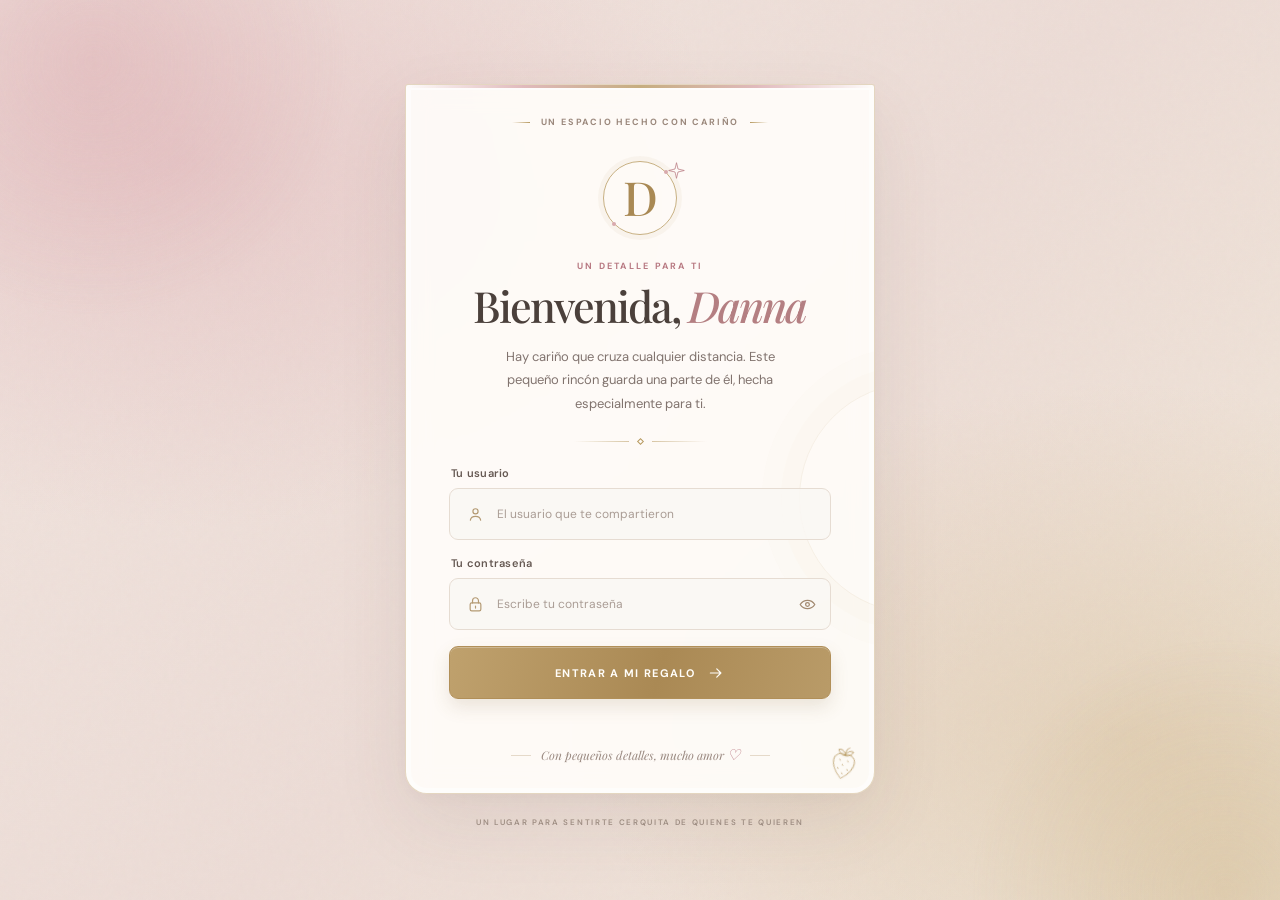
<file: index.html>
<!DOCTYPE html>
<html lang="es">
<head>
    <meta charset="UTF-8">
    <meta name="viewport" content="width=device-width, initial-scale=1.0">
    <meta name="theme-color" content="#ecdcd6">
    <meta name="description" content="Un pequeño espacio hecho con cariño para Danna.">
    <title>Para Danna ❤</title>

    <link rel="preconnect" href="https://fonts.googleapis.com">
    <link rel="preconnect" href="https://fonts.gstatic.com" crossorigin>
    <link href="https://fonts.googleapis.com/css2?family=DM+Sans:wght@400;500;600;700&family=Playfair+Display:ital,wght@0,500;0,600;0,700;1,500;1,600&display=swap" rel="stylesheet">
    <link rel="stylesheet" href="style.css">
</head>
<body>
    <div class="ambient ambient--pink" aria-hidden="true"></div>
    <div class="ambient ambient--gold" aria-hidden="true"></div>
    <div class="background-grain" aria-hidden="true"></div>

    <main class="page-shell">
        <section class="login-card" aria-labelledby="page-title">
            <div class="card-topline">
                <span class="topline-mark" aria-hidden="true"></span>
                <span>UN ESPACIO HECHO CON CARIÑO</span>
                <span class="topline-mark" aria-hidden="true"></span>
            </div>

            <div class="monogram-wrap" aria-hidden="true">
                <span class="monogram-ring"></span>
                <span class="monogram">D</span>
                <svg class="monogram-spark" viewBox="0 0 28 28" fill="none">
                    <path d="M14 2.5 16.2 11.8 25.5 14 16.2 16.2 14 25.5 11.8 16.2 2.5 14 11.8 11.8 14 2.5Z" stroke="currentColor" stroke-width="1.1" />
                </svg>
            </div>

            <p class="eyebrow">UN DETALLE PARA TI</p>
            <h1 id="page-title">Bienvenida, <em>Danna</em></h1>
            <p class="intro-copy">
                Hay cariño que cruza cualquier distancia. Este pequeño rincón guarda una parte de él, hecha especialmente para ti.
            </p>

            <div class="gold-divider" aria-hidden="true"><span></span><i></i><span></span></div>

            <form id="login-form" class="login-form" novalidate>
                <div class="field-group">
                    <label for="username">Tu usuario</label>
                    <div class="input-shell">
                        <svg class="field-icon" viewBox="0 0 24 24" fill="none" aria-hidden="true">
                            <circle cx="12" cy="8" r="3.25" stroke="currentColor" stroke-width="1.5" />
                            <path d="M5.5 19c.55-3.15 2.75-4.75 6.5-4.75s5.95 1.6 6.5 4.75" stroke="currentColor" stroke-width="1.5" stroke-linecap="round" />
                        </svg>
                        <input
                            type="text"
                            id="username"
                            name="username"
                            placeholder="El usuario que te compartieron"
                            autocomplete="username"
                            autocapitalize="none"
                            spellcheck="false"
                            required
                            aria-describedby="form-message"
                        >
                    </div>
                </div>

                <div class="field-group">
                    <label for="password">Tu contraseña</label>
                    <div class="input-shell">
                        <svg class="field-icon" viewBox="0 0 24 24" fill="none" aria-hidden="true">
                            <rect x="5.25" y="10" width="13.5" height="10" rx="2" stroke="currentColor" stroke-width="1.5" />
                            <path d="M8.25 10V7.25a3.75 3.75 0 0 1 7.5 0V10" stroke="currentColor" stroke-width="1.5" stroke-linecap="round" />
                            <path d="M12 14v2.5" stroke="currentColor" stroke-width="1.5" stroke-linecap="round" />
                        </svg>
                        <input
                            type="password"
                            id="password"
                            name="password"
                            placeholder="Escribe tu contraseña"
                            autocomplete="current-password"
                            required
                            aria-describedby="form-message"
                        >
                        <button class="password-toggle" type="button" id="togglePassword" aria-label="Mostrar contraseña" aria-pressed="false" aria-controls="password" title="Mostrar contraseña">
                            <svg class="eye-icon" viewBox="0 0 24 24" fill="none" aria-hidden="true">
                                <path d="M2.8 12s3.2-5.2 9.2-5.2 9.2 5.2 9.2 5.2-3.2 5.2-9.2 5.2S2.8 12 2.8 12Z" stroke="currentColor" stroke-width="1.6" stroke-linecap="round" stroke-linejoin="round" />
                                <circle cx="12" cy="12" r="2.35" stroke="currentColor" stroke-width="1.6" />
                                <path class="eye-slash" d="M4 4 20 20" stroke="currentColor" stroke-width="1.8" stroke-linecap="round" />
                            </svg>
                        </button>
                    </div>
                </div>

                <button type="submit" id="btn-entrar" class="submit-button">
                    <span class="button-label">Entrar a mi regalo</span>
                    <svg viewBox="0 0 24 24" fill="none" aria-hidden="true">
                        <path d="M4.5 12h14m-5.5-5.5L18.5 12 13 17.5" stroke="currentColor" stroke-width="1.6" stroke-linecap="round" stroke-linejoin="round" />
                    </svg>
                </button>

                <p id="form-message" class="form-message" role="status" aria-live="polite"></p>
            </form>

            <div class="card-footer">
                <span class="footer-line"></span>
                <p>Con pequeños detalles, mucho amor <span aria-hidden="true">♡</span></p>
                <span class="footer-line"></span>
            </div>

            <svg class="strawberry-detail" viewBox="0 0 62 72" fill="none" aria-hidden="true">
                <path d="M31 17c-3-8-10-10-15-8 2 6 7 10 15 10M31 17c3-8 10-10 15-8-2 6-7 10-15 10M31 17c-1-8 2-13 6-15" stroke="currentColor" stroke-width="1.7" stroke-linecap="round" stroke-linejoin="round" />
                <path d="M31 18c-8-5-21 0-21 13 0 15 14 29 21 34 7-5 21-19 21-34 0-13-13-18-21-13Z" stroke="currentColor" stroke-width="1.7" stroke-linejoin="round" />
                <path d="m22 28 1 2m15-2 1 2m-10 7 1 2m-9 6 1 2m18-2 1 2m-10 7 1 2" stroke="currentColor" stroke-width="1.45" stroke-linecap="round" />
            </svg>
        </section>

        <p class="page-caption">UN LUGAR PARA SENTIRTE CERQUITA DE QUIENES TE QUIEREN</p>
    </main>

    <script src="script.js"></script>
</body>
</html>
</file>
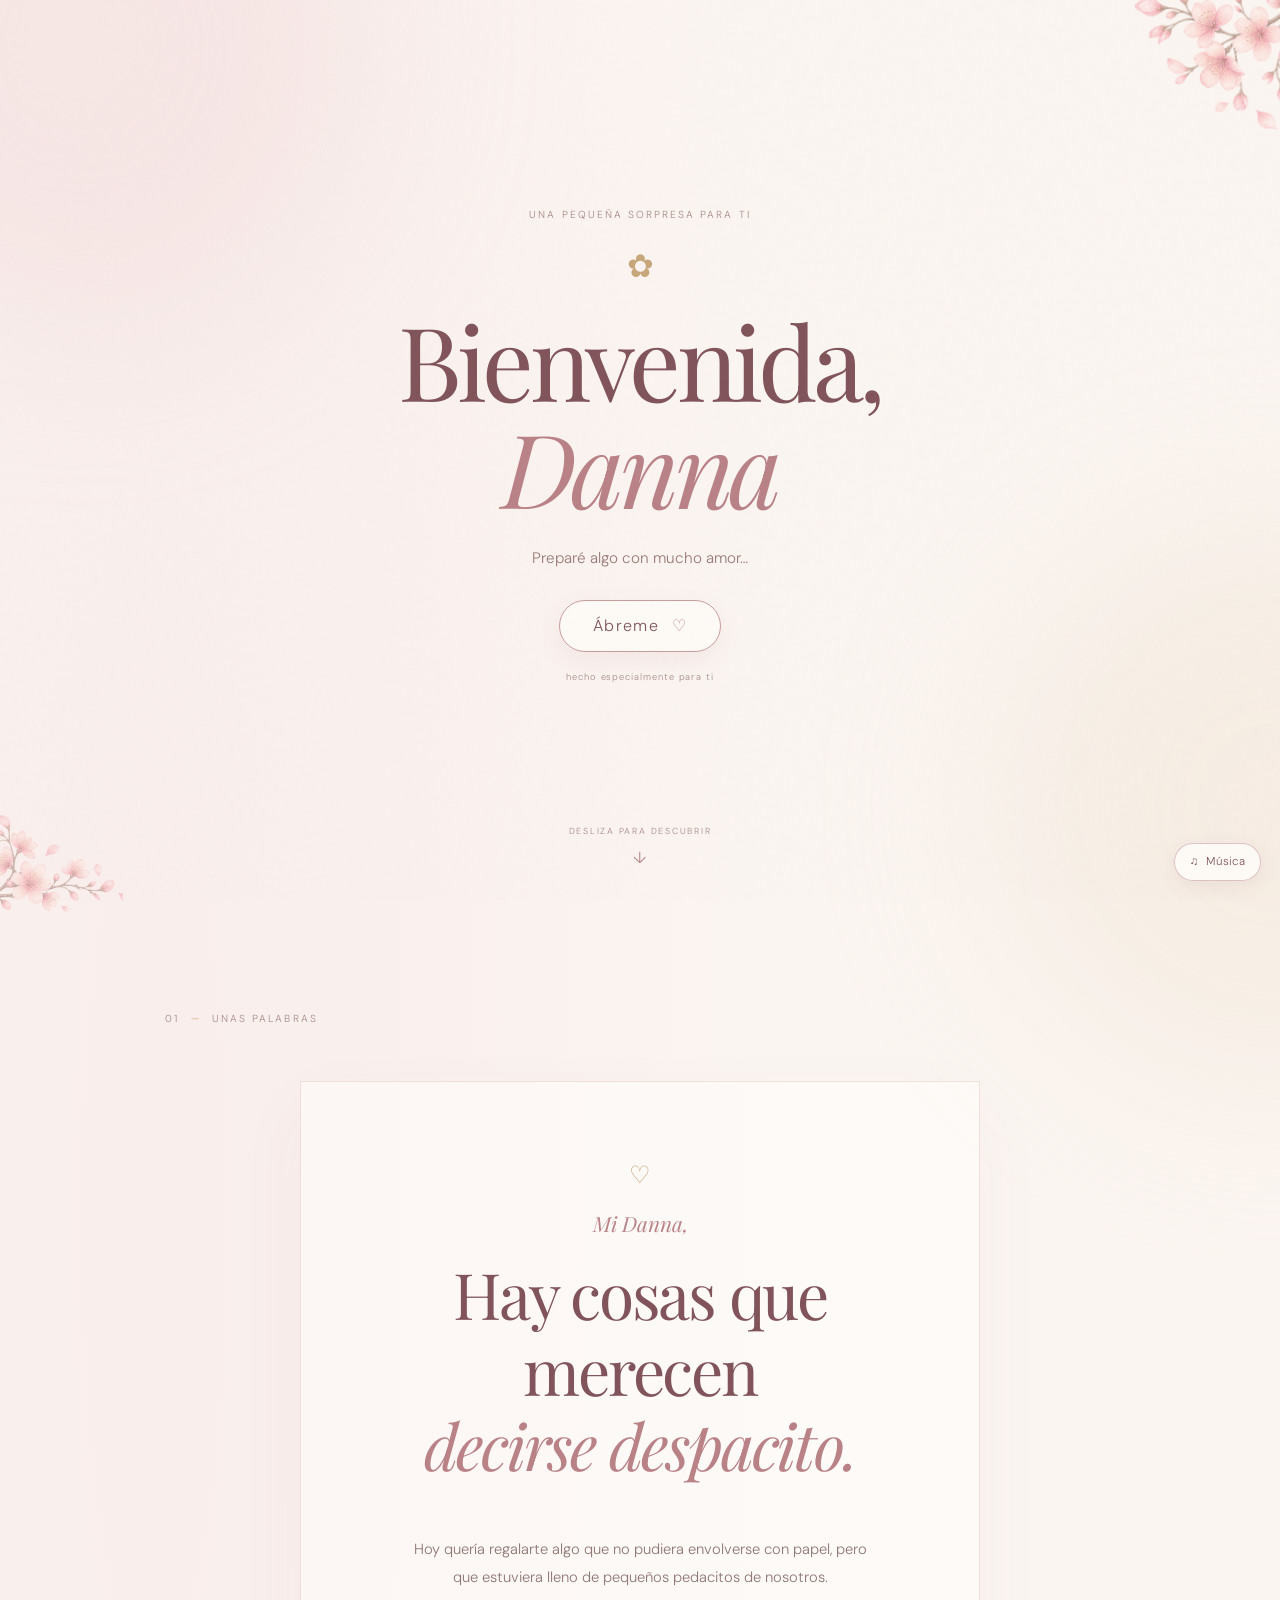
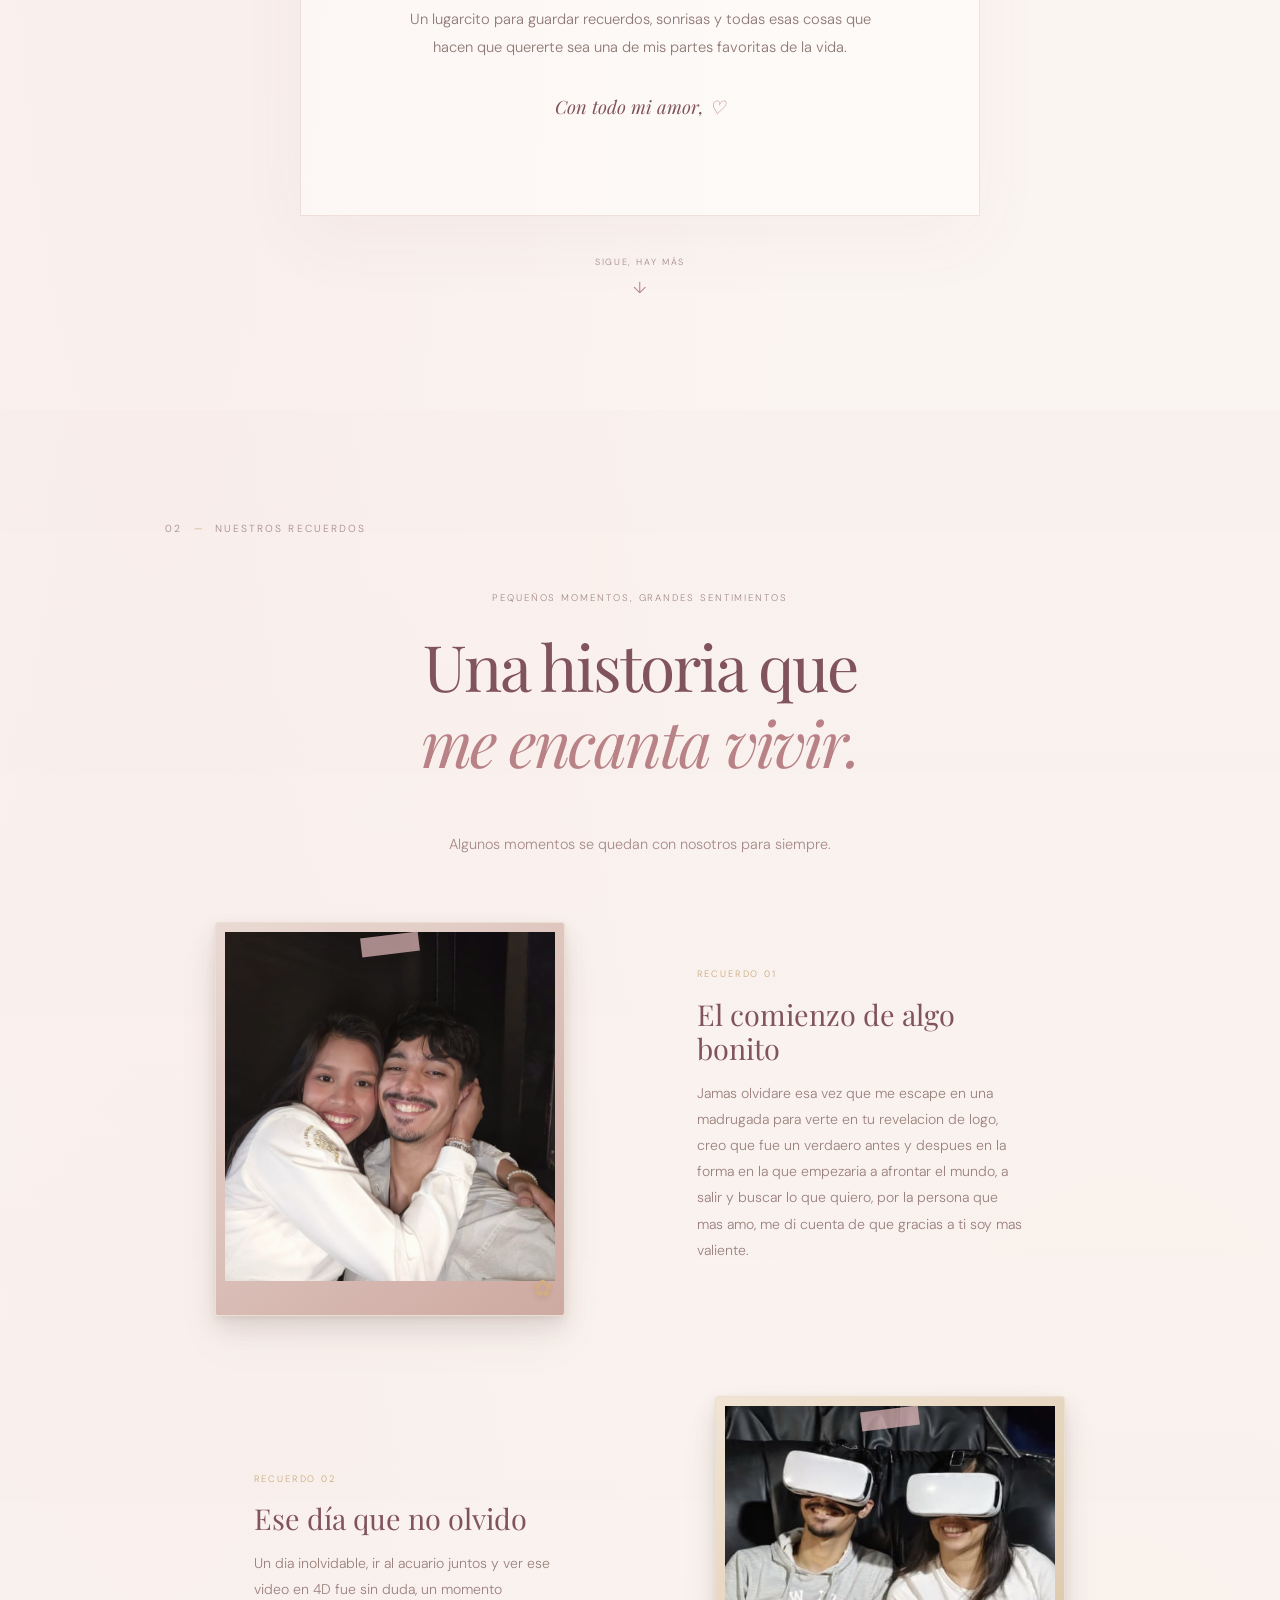
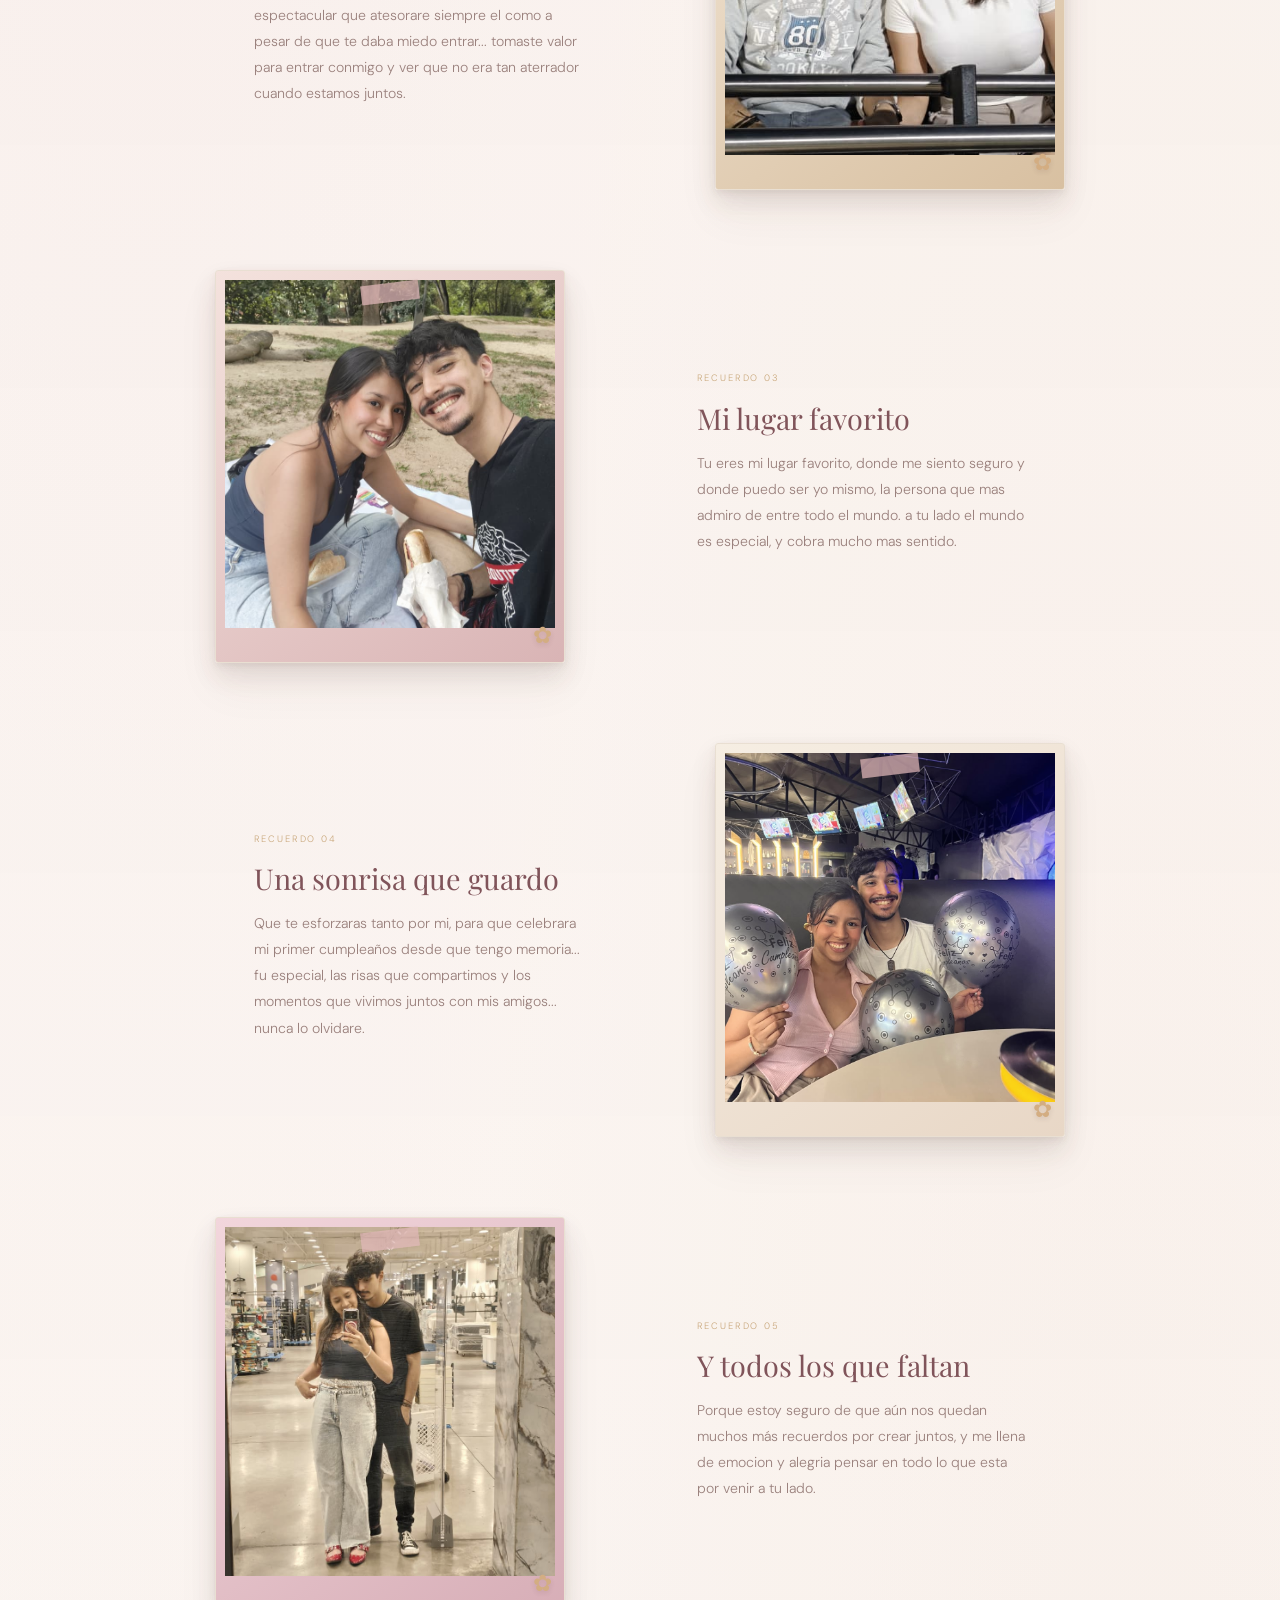
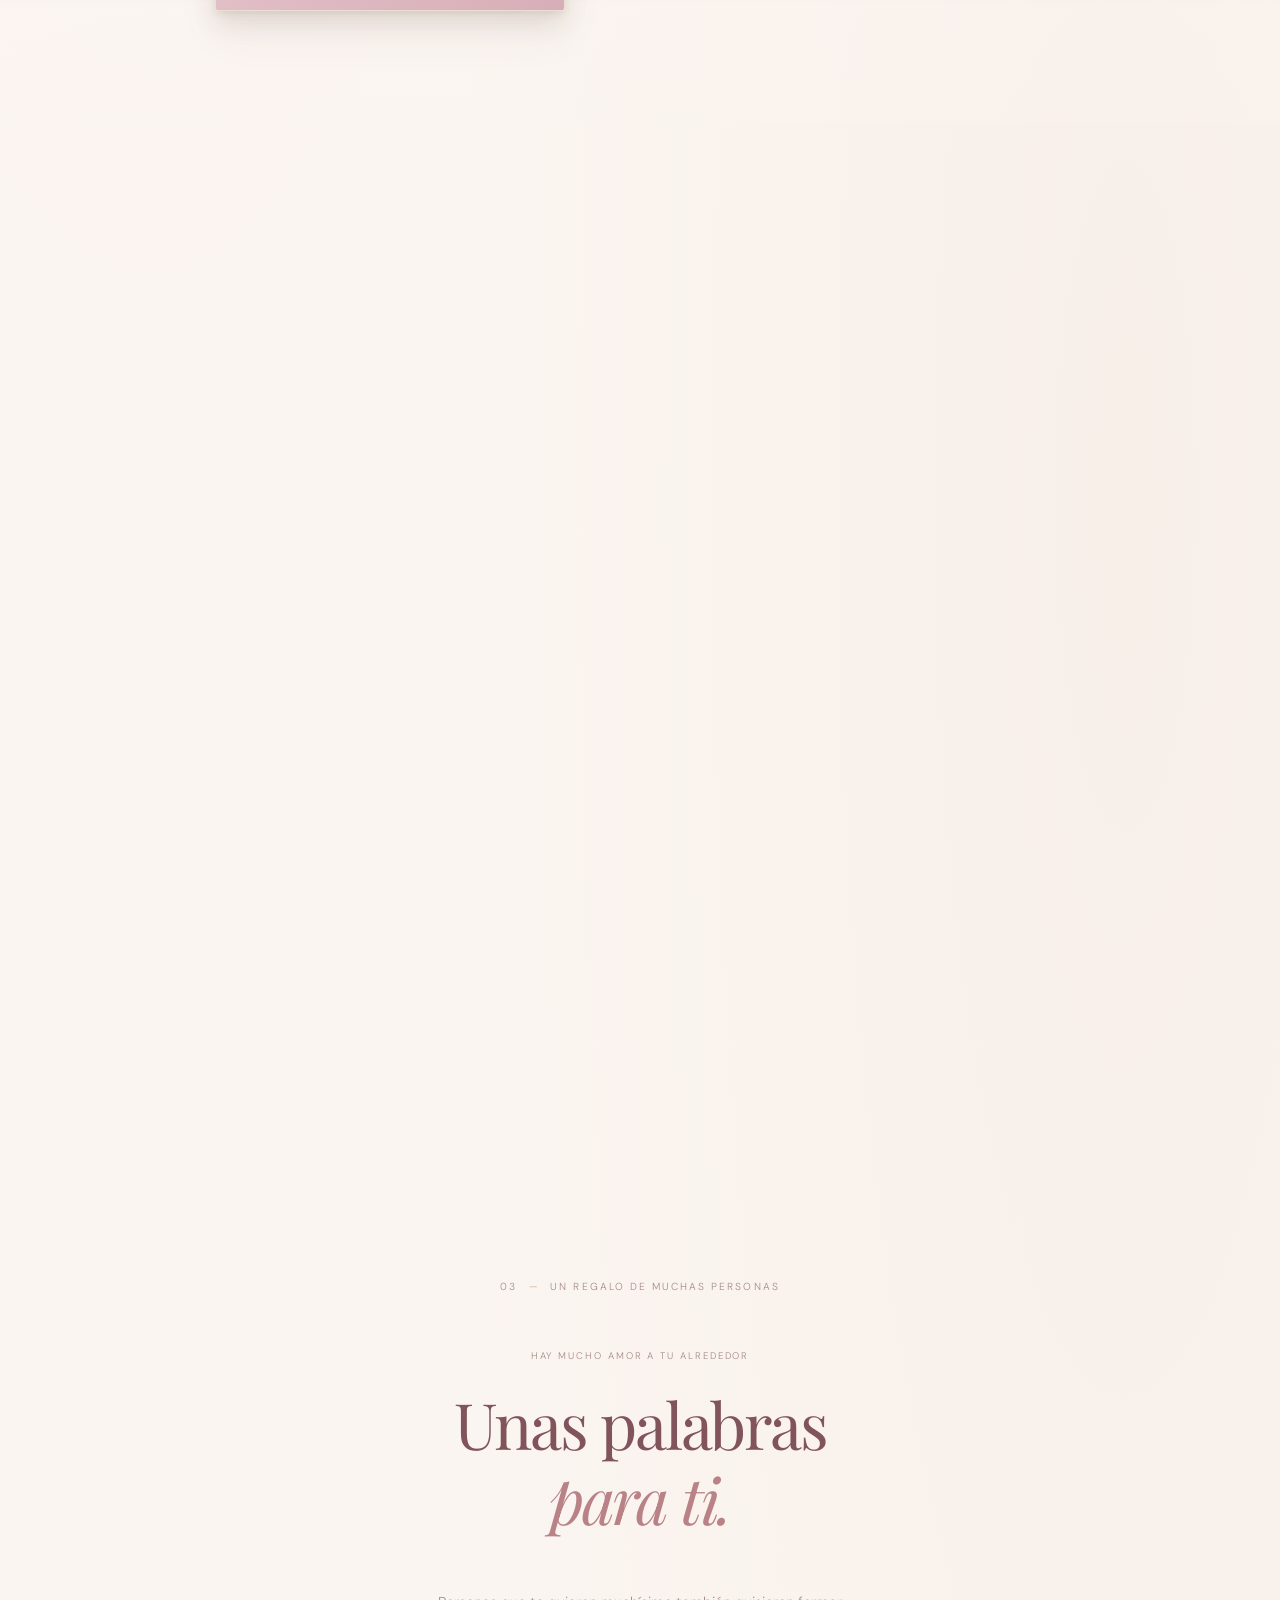
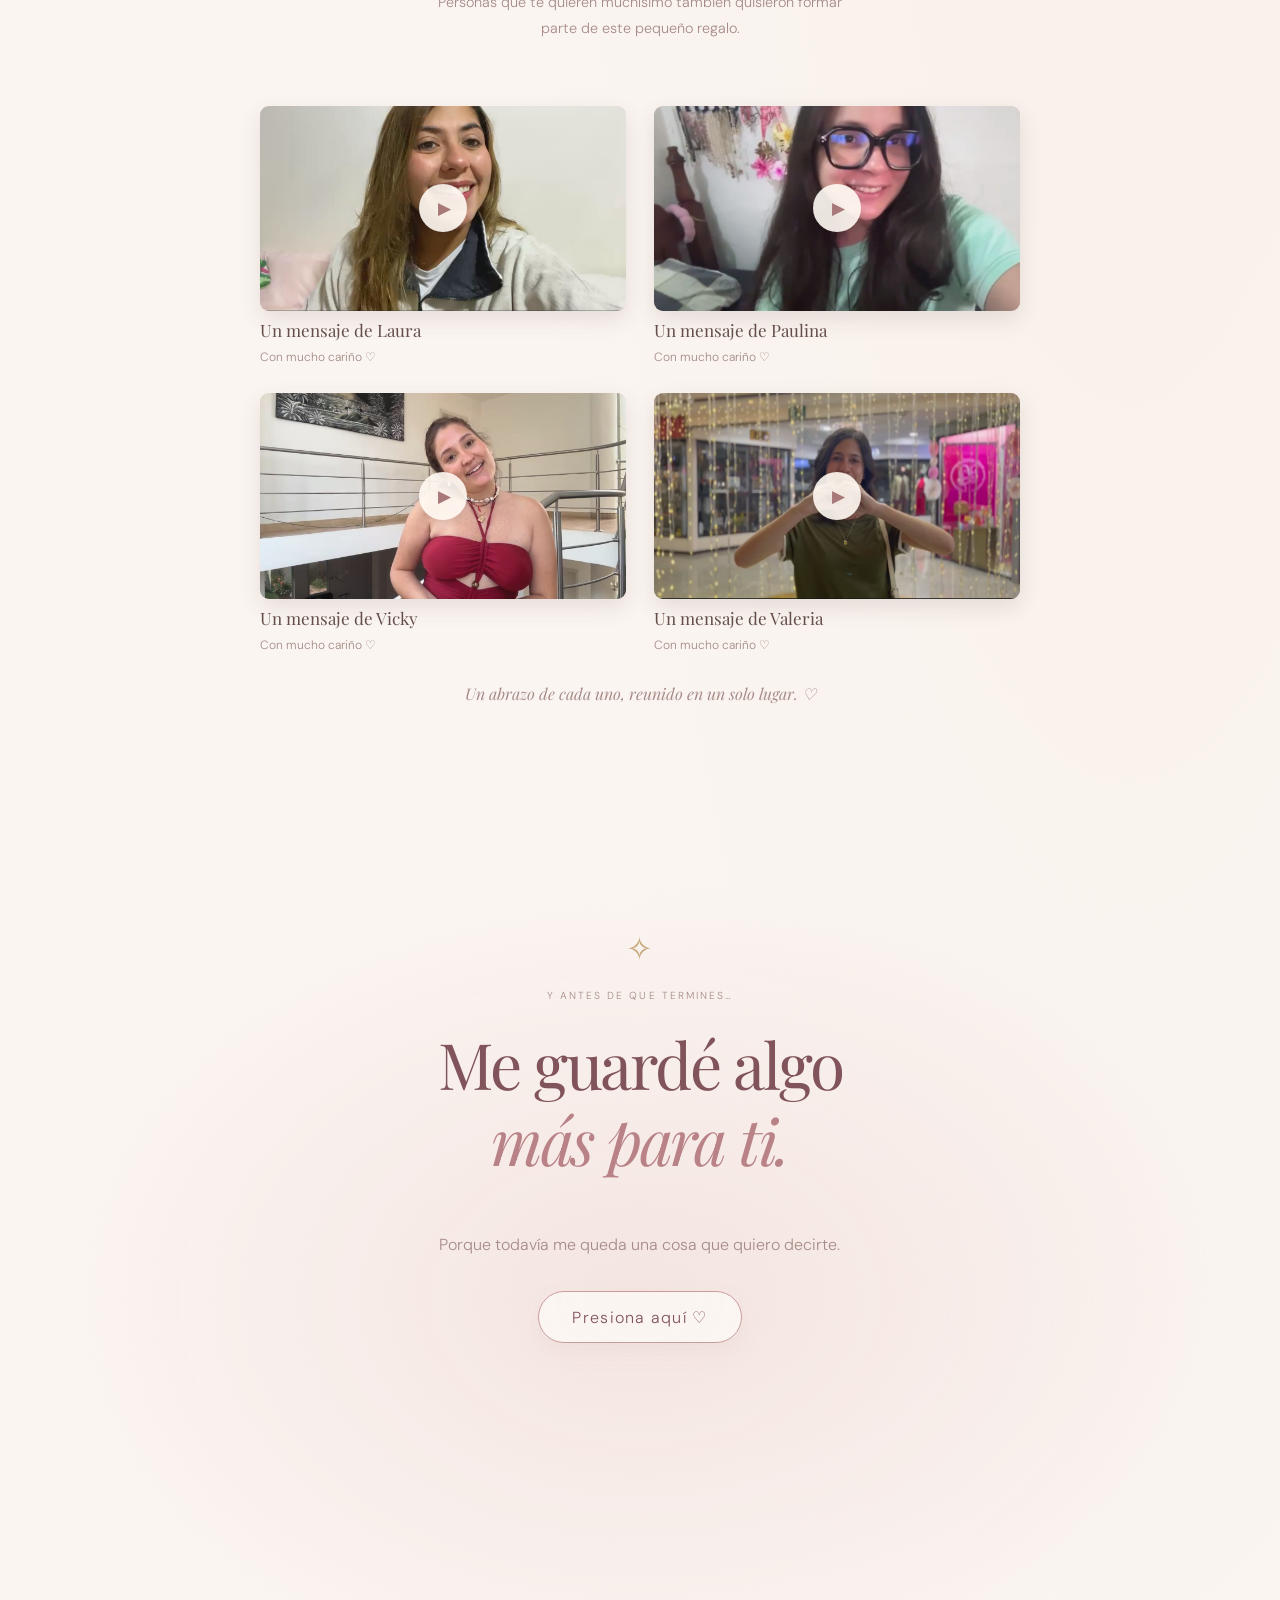
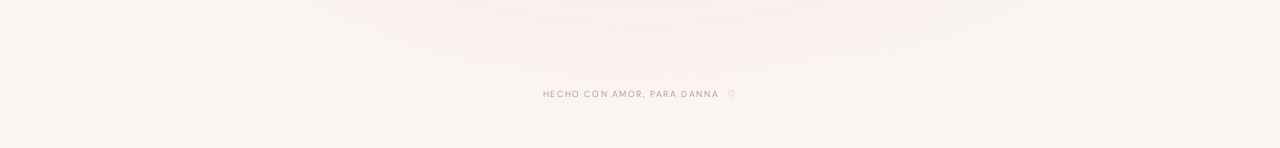
<file: principal.html>
<!DOCTYPE html>
<html lang="es">

<head>
  <meta charset="UTF-8">
  <meta name="viewport" content="width=device-width, initial-scale=1.0">
  <meta name="theme-color" content="#f8efec">
  <title>Para Danna ❤</title>
  <link rel="preconnect" href="https://fonts.googleapis.com">
  <link rel="preconnect" href="https://fonts.gstatic.com" crossorigin>
  <link
    href="https://fonts.googleapis.com/css2?family=DM+Sans:wght@300;400;500;600&family=Playfair+Display:ital,wght@0,400;0,500;0,600;1,400;1,500&display=swap"
    rel="stylesheet">
  <link rel="stylesheet" href="principal.css">
</head>

<body>
  <div class="ambient ambient-one"></div>
  <!-- Delicada rama de flor de ciruelo -->
  <!-- Decoración floral superior -->
  <img src="img/flor-cerezo-superior-derecha.png" class="plum-blossom" alt="" aria-hidden="true">

  <!-- Decoración floral inferior -->
  <img src="img/flor-cerezo-inferior-izquierda.png" class="plum-blossom-bottom" alt="" aria-hidden="true">
  <div class="ambient ambient-two"></div>
  <div class="grain"></div>

  <main>
    <!-- PORTADA -->
    <section class="cover" id="cover" aria-label="Portada">
      <div class="cover-content">
        <p class="eyebrow fade-in">UNA PEQUEÑA SORPRESA PARA TI</p>
        <div class="cover-flower" aria-hidden="true">✿</div>
        <h1>Bienvenida,<br><em>Danna</em></h1>
        <p class="cover-subtitle">Preparé algo con mucho amor…</p>
        <button class="open-button" id="openButton">
          <span>Ábreme</span><span class="button-heart">♡</span>
        </button>
        <p class="cover-footnote">hecho especialmente para ti</p>
      </div>
      <div class="cover-bottom">DESLIZA PARA DESCUBRIR <span>↓</span></div>
    </section>

    <!-- INTRO / CARTA -->
    <section class="section letter-section reveal" id="letter">
      <div class="section-mark">01 <span>—</span> UNAS PALABRAS</div>
      <div class="letter-card">
        <span class="tiny-heart">♡</span>
        <p class="letter-greeting">Mi Danna,</p>
        <h2>Hay cosas que merecen<br><em>decirse despacito.</em></h2>
        <div class="letter-copy">
          <p>Hoy quería regalarte algo que no pudiera envolverse con papel, pero que estuviera lleno de pequeños
            pedacitos de nosotros.</p>
          <p>Un lugarcito para guardar recuerdos, sonrisas y todas esas cosas que hacen que quererte sea una de mis
            partes favoritas de la vida.</p>
          <p class="letter-signature">Con todo mi amor, <span>♡</span></p>
        </div>
      </div>
      <div class="scroll-hint">SIGUE, HAY MÁS <span>↓</span></div>
    </section>



    <!-- RECUERDOS -->
    <section class="section memories-section reveal" id="memories">
      <div class="section-mark">02 <span>—</span> NUESTROS RECUERDOS</div>
      <div class="section-heading">
        <p class="eyebrow">PEQUEÑOS MOMENTOS, GRANDES SENTIMIENTOS</p>
        <h2>Una historia que<br><em>me encanta vivir.</em></h2>
        <p class="section-description">Algunos momentos se quedan con nosotros para siempre.</p>
      </div>

      <div class="memory-list">
        <article class="memory memory-left">
          <div class="memory-image image-rose">
            <img src="img/recuerdo-01.jpeg" alt="Nuestro primer recuerdo">
            <span class="photo-tape" aria-hidden="true"></span>
            <span class="photo-flower" aria-hidden="true">✿</span>
          </div>
          <div class="memory-text">
            <span class="memory-number">RECUERDO 01</span>
            <h3>El comienzo de algo bonito</h3>
            <p>Jamas olvidare esa vez que me escape en una madrugada para verte en tu revelacion de logo,
              creo que fue un verdaero antes y despues en la forma en la que empezaria a afrontar el mundo, a salir y
              buscar lo que quiero, por la persona que mas amo, me di cuenta de que gracias a ti soy mas valiente.</p>
          </div>
        </article>

        <article class="memory memory-right">
          <div class="memory-image image-gold">
            <img src="img/recuerdo-02.jpeg" alt="Un momento especial juntos">
            <span class="photo-tape" aria-hidden="true"></span>
            <span class="photo-flower" aria-hidden="true">✿</span>
          </div>
          <div class="memory-text">
            <span class="memory-number">RECUERDO 02</span>
            <h3>Ese día que no olvido</h3>
            <p>Un dia inolvidable, ir al acuario juntos y ver ese video en 4D fue sin duda, un momento espectacular que
              atesorare siempre
              el como a pesar de que te daba miedo entrar... tomaste valor para entrar conmigo y ver que no era tan
              aterrador cuando estamos juntos.</p>
          </div>
        </article>

        <article class="memory memory-left">
          <div class="memory-image image-blush">
            <img src="img/recuerdo-03.jpeg" alt="Un recuerdo que atesoro">
            <span class="photo-tape" aria-hidden="true"></span>
            <span class="photo-flower" aria-hidden="true">✿</span>
          </div>
          <div class="memory-text">
            <span class="memory-number">RECUERDO 03</span>
            <h3>Mi lugar favorito</h3>
            <p>Tu eres mi lugar favorito, donde me siento seguro y donde puedo ser yo mismo, la persona que mas admiro
              de entre todo el mundo.

              a tu lado el mundo es especial, y cobra mucho mas sentido.
            </p>
          </div>
        </article>

        <article class="memory memory-right">
          <div class="memory-image image-cream">
            <img src="img/recuerdo-04.jpeg" alt="Una sonrisa que guardo">
            <span class="photo-tape" aria-hidden="true"></span>
            <span class="photo-flower" aria-hidden="true">✿</span>
          </div>
          <div class="memory-text">
            <span class="memory-number">RECUERDO 04</span>
            <h3>Una sonrisa que guardo</h3>
            <p>Que te esforzaras tanto por mi, para que celebrara mi primer cumpleaños desde que tengo memoria... fu
              especial, las risas que compartimos y los momentos que vivimos juntos con mis amigos... nunca lo olvidare.
            </p>
          </div>
        </article>

        <article class="memory memory-left">
          <div class="memory-image image-pink">
            <img src="img/recuerdo-05.jpeg" alt="Todos los recuerdos que nos quedan">
            <span class="photo-tape" aria-hidden="true"></span>
            <span class="photo-flower" aria-hidden="true">✿</span>
          </div>
          <div class="memory-text">
            <span class="memory-number">RECUERDO 05</span>
            <h3>Y todos los que faltan</h3>
            <p>Porque estoy seguro de que aún nos quedan muchos más recuerdos por crear juntos, y me llena de emocion y
              alegria pensar en todo lo que esta por venir a tu lado.</p>
          </div>
        </article>
      </div>
    </section>


    <!-- SECCIÓN MUSICAL: UNA CANCIÓN PARA DANNA -->
    <section class="song-section" id="songSection">

      <div class="song-content reveal">

        <p class="song-eyebrow">UNA CANCIÓN PARA TI</p>

        <h2 class="song-heading">
          Hay canciones que dicen<br>
          lo que el corazón siente...
        </h2>

        <div class="song-divider">
          <span></span>
          <i>♡</i>
          <span></span>
        </div>

        <div class="song-player">

          <div class="song-artwork">
            <span>♡</span>
          </div>

          <div class="song-info">
            <h3>A Thousand Years</h3>
            <p>John Michael Howell</p>
            <span class="song-dedication">
              Una canción que me hizo pensar en ti
            </span>
          </div>

          <button class="song-play-button" id="songPlayButton" type="button" aria-label="Reproducir canción">
            <span id="songPlayIcon">▶</span>
          </button>

        </div>

        <audio id="songAudio" preload="metadata">
          <source src="audio/musica.mp3" type="audio/mpeg">
        </audio>

        <div class="song-progress-container">
          <input type="range" id="songProgress" class="song-progress" min="0" max="100" value="0" step="0.1"
            aria-label="Progreso de la canción">

          <div class="song-time">
            <span id="songCurrentTime">0:00</span>
            <span id="songDuration">0:00</span>
          </div>
        </div>

        <div class="lyrics-container" id="lyricsContainer">

          <p class="lyrics-label">ESCUCHA CON EL CORAZÓN</p>

          <div class="lyric-display" aria-live="polite">

            <p class="lyric-original" id="lyricOriginal">
              I was a kid looking for love, full of hope inside
            </p>

            <p class="lyric-translation" id="lyricTranslation">
              Yo era un niño buscando el amor, lleno de esperanza por dentro
            </p>

            <span class="lyric-heart">♡</span>

          </div>

        </div>

        <p class="song-footer">
          Hay palabras que merecen ser escuchadas más de una vez.
        </p>

      </div>

    </section>

    
<!-- VIDEO -->
<section class="section video-section reveal" id="video">

  <div class="section-mark">03 <span>—</span> UN REGALO DE MUCHAS PERSONAS</div>

  <div class="video-intro">
    <p class="eyebrow">HAY MUCHO AMOR A TU ALREDEDOR</p>
    <h2>Unas palabras<br><em>para ti.</em></h2>
    <p class="section-description">
      Personas que te quieren muchísimo también quisieron
      formar parte de este pequeño regalo.
    </p>
  </div>

  <!-- GALERÍA DE MENSAJES -->
  <div class="gift-video-grid">

    <button class="gift-video-card" data-video="videos/laura.mp4" data-name="Un mensaje de Laura">
      <div class="gift-video-thumb">
        <img src="img/video-laura.png" alt="Mensaje de Laura">
        <span class="gift-video-play">▶</span>
      </div>
      <span class="gift-video-name">Un mensaje de Laura</span>
      <span class="gift-video-caption">Con mucho cariño ♡</span>
    </button>

    <button class="gift-video-card" data-video="videos/paulina.mp4" data-name="Un mensaje de Paulina">
      <div class="gift-video-thumb">
        <img src="img/video-paulina.png" alt="Mensaje de Paulina">
        <span class="gift-video-play">▶</span>
      </div>
      <span class="gift-video-name">Un mensaje de Paulina</span>
      <span class="gift-video-caption">Con mucho cariño ♡</span>
    </button>

    <button class="gift-video-card" data-video="videos/vicky.mp4" data-name="Un mensaje de Vicky">
      <div class="gift-video-thumb">
        <img src="img/video-vicky.png" alt="Mensaje de Vicky">
        <span class="gift-video-play">▶</span>
      </div>
      <span class="gift-video-name">Un mensaje de Vicky</span>
      <span class="gift-video-caption">Con mucho cariño ♡</span>
    </button>

    <button class="gift-video-card" data-video="videos/valeria.mp4" data-name="Un mensaje de Valeria">
      <div class="gift-video-thumb">
        <img src="img/video-valeria.png" alt="Mensaje de Valeria">
        <span class="gift-video-play">▶</span>
      </div>
      <span class="gift-video-name">Un mensaje de Valeria</span>
      <span class="gift-video-caption">Con mucho cariño ♡</span>
    </button>

  </div>

  <p class="video-note">
    Un abrazo de cada uno, reunido en un solo lugar. ♡
  </p>

 


</section>


    <!-- FINAL -->
    <section class="final-section reveal" id="final">
      <div class="final-inner">
        <div class="final-sparkle">✧</div>
        <p class="eyebrow">Y ANTES DE QUE TERMINES…</p>
        <h2>Me guardé algo<br><em>más para ti.</em></h2>
        <p class="final-description">Porque todavía me queda una cosa que quiero decirte.</p>
        <button class="surprise-button" id="surpriseButton">Presiona aquí <span>♡</span></button>
        <div class="surprise-message" id="surpriseMessage" aria-live="polite">
          <div class="surprise-divider">♡</div>
          <p>Si pudiera elegir una y otra vez, entre todos los caminos posibles, seguiría encontrando razones para
            elegirte a ti.</p>
          <h3>Feliz cumpleaños, mi amor.</h3>
          <p class="surprise-small">Que la vida te devuelva toda la ternura que le regalas al mundo.</p>
          <div class="floating-hearts" aria-hidden="true"></div>
        </div>
      </div>
      <footer>HECHO CON AMOR, PARA DANNA <span>♡</span></footer>
    </section>
  </main>
  
  <!-- REPRODUCTOR EMERGENTE: FUERA DE MAIN -->
  <div class="gift-video-modal" id="giftVideoModal" aria-hidden="true">

    <div class="gift-video-modal-content">

      <button class="gift-video-close" id="giftVideoClose"
        aria-label="Cerrar vídeo">
        ×
      </button>

      <p class="eyebrow">UN MENSAJE PARA TI</p>

      <h3 class="gift-video-title" id="giftVideoTitle">
        Un mensaje especial
      </h3>

      <div class="gift-video-player-wrapper">
        <video
          id="giftVideoPlayer"
          controls
          playsinline
          preload="none">
        </video>
      </div>

      <p class="gift-video-footer">
        Un abrazo que llega incluso desde lejos. ♡
      </p>

    </div>
  </div>

<button class="music-toggle" id="musicToggle"

  <button class="music-toggle" id="musicToggle" aria-label="Activar música" title="Música">
    <span class="music-icon">♫</span><span class="music-label">Música</span>
  </button>

  <script src="principal.js"></script>

  
</body>

</html>
</file>
<file: style.css>
:root {
    color-scheme: light;
    --cream: #f8f3ed;
    --paper: rgba(255, 253, 250, 0.91);
    --ink: #413a37;
    --muted: #81736e;
    --rose: #d9a9ad;
    --rose-deep: #b87982;
    --gold: #b89a61;
    --gold-soft: #e8dcc5;
    --line: #eee5db;
    --serif: "Playfair Display", Georgia, serif;
    --sans: "DM Sans", Arial, sans-serif;
}

*,
*::before,
*::after {
    box-sizing: border-box;
}

html {
    min-width: 320px;
    min-height: 100%;
}

body {
    min-width: 320px;
    min-height: 100vh;
    min-height: 100svh;
    margin: 0;
    display: grid;
    place-items: center;
    padding: 42px 20px 28px;
    overflow-x: hidden;
    position: relative;
    isolation: isolate;
    color: var(--ink);
    background:
        radial-gradient(ellipse at 14% 18%, rgba(222, 174, 180, 0.46), transparent 35%),
        radial-gradient(ellipse at 88% 82%, rgba(210, 184, 139, 0.38), transparent 34%),
        linear-gradient(135deg, #f1e5df 0%, #ecdcd6 52%, #f0e6d8 100%);
    font-family: var(--sans);
    -webkit-font-smoothing: antialiased;
}

button,
input {
    font: inherit;
}

.ambient {
    position: fixed;
    z-index: -2;
    width: min(42vw, 520px);
    aspect-ratio: 1;
    border-radius: 50%;
    filter: blur(2px);
    pointer-events: none;
    animation: ambient-drift 16s ease-in-out infinite alternate;
}

.ambient--pink {
    top: -22%;
    left: -13%;
    background: radial-gradient(circle, rgba(215, 157, 165, 0.30), transparent 69%);
}

.ambient--gold {
    right: -16%;
    bottom: -28%;
    background: radial-gradient(circle, rgba(190, 157, 98, 0.25), transparent 69%);
    animation-delay: -7s;
}

.background-grain {
    position: fixed;
    inset: 0;
    z-index: -1;
    pointer-events: none;
    opacity: 0.13;
    background-image: url("data:image/svg+xml,%3Csvg viewBox='0 0 180 180' xmlns='http://www.w3.org/2000/svg'%3E%3Cfilter id='n'%3E%3CfeTurbulence type='fractalNoise' baseFrequency='.85' numOctaves='3' stitchTiles='stitch'/%3E%3C/filter%3E%3Crect width='100%25' height='100%25' filter='url(%23n)' opacity='.18'/%3E%3C/svg%3E");
}

.page-shell {
    width: 100%;
    max-width: 470px;
    display: flex;
    flex-direction: column;
    align-items: center;
    gap: 21px;
}

.login-card {
    width: 100%;
    position: relative;
    overflow: hidden;
    padding: 31px 43px 28px;
    border: 1px solid rgba(184, 154, 97, 0.36);
    border-radius: 3px 3px 22px 22px;
    background: var(--paper);
    box-shadow:
        0 28px 75px rgba(91, 70, 59, 0.09),
        0 5px 18px rgba(91, 70, 59, 0.035),
        inset 0 0 0 5px rgba(255, 255, 255, 0.48);
    backdrop-filter: blur(12px);
    animation: card-arrive 850ms cubic-bezier(.2, .75, .25, 1) both;
}

.login-card::before,
.login-card::after {
    content: "";
    position: absolute;
    pointer-events: none;
}

.login-card::before {
    top: 0;
    left: 0;
    right: 0;
    height: 3px;
    background: linear-gradient(90deg, transparent, var(--rose), var(--gold), var(--rose), transparent);
    opacity: 0.8;
}

.login-card::after {
    width: 230px;
    height: 230px;
    right: -155px;
    top: 42%;
    border: 1px solid rgba(184, 154, 97, 0.11);
    border-radius: 50%;
    box-shadow: 0 0 0 18px rgba(184, 154, 97, 0.025), 0 0 0 37px rgba(184, 154, 97, 0.02);
}

.card-topline {
    display: flex;
    align-items: center;
    justify-content: center;
    gap: 11px;
    color: #9b887c;
    font-size: 9px;
    font-weight: 700;
    letter-spacing: 0.2em;
    text-align: center;
}

.topline-mark {
    width: 18px;
    height: 1px;
    background: linear-gradient(90deg, transparent, var(--gold));
}

.topline-mark:last-child {
    transform: rotate(180deg);
}

.monogram-wrap {
    width: 84px;
    height: 84px;
    position: relative;
    display: grid;
    place-items: center;
    margin: 28px auto 20px;
}

.monogram-ring {
    position: absolute;
    inset: 5px;
    border: 1px solid rgba(184, 154, 97, 0.78);
    border-radius: 50%;
    box-shadow: 0 0 0 5px rgba(184, 154, 97, 0.07);
}

.monogram-ring::before,
.monogram-ring::after {
    content: "";
    position: absolute;
    width: 4px;
    height: 4px;
    border-radius: 50%;
    background: var(--rose);
}

.monogram-ring::before {
    top: 8px;
    right: 8px;
}

.monogram-ring::after {
    bottom: 8px;
    left: 8px;
}

.monogram {
    color: #a98954;
    font-family: var(--serif);
    font-size: 47px;
    font-weight: 500;
    line-height: 1;
    transform: translateY(-2px);
}

.monogram-spark {
    position: absolute;
    right: -4px;
    top: 5px;
    width: 19px;
    color: var(--rose-deep);
    animation: spark-turn 18s linear infinite;
}

.eyebrow {
    margin: 0 0 8px;
    color: var(--rose-deep);
    font-size: 9px;
    font-weight: 700;
    letter-spacing: 0.25em;
    text-align: center;
}

h1 {
    margin: 0;
    color: #4b403b;
    font-family: var(--serif);
    font-size: clamp(35px, 8vw, 43px);
    font-weight: 500;
    letter-spacing: -0.045em;
    line-height: 1.2;
    text-align: center;
}

h1 em {
    color: #b47f82;
    font-weight: 500;
}

.intro-copy {
    max-width: 315px;
    margin: 13px auto 0;
    color: var(--muted);
    font-size: 13px;
    font-weight: 400;
    line-height: 1.8;
    text-align: center;
}

.gold-divider {
    width: 100%;
    display: flex;
    align-items: center;
    justify-content: center;
    gap: 9px;
    margin: 24px 0 22px;
    color: var(--gold);
}

.gold-divider span {
    width: 55px;
    height: 1px;
    background: linear-gradient(90deg, transparent, rgba(184, 154, 97, 0.55));
}

.gold-divider span:last-child {
    transform: rotate(180deg);
}

.gold-divider i {
    width: 5px;
    height: 5px;
    border: 1px solid currentColor;
    transform: rotate(45deg);
}

.login-form {
    position: relative;
    z-index: 1;
}

.field-group {
    margin-bottom: 16px;
}

.field-group label {
    display: block;
    margin: 0 0 8px 2px;
    color: #665953;
    font-size: 11px;
    font-weight: 600;
    letter-spacing: 0.025em;
}

.input-shell {
    min-height: 52px;
    display: flex;
    align-items: center;
    position: relative;
    border: 1px solid #e6dcd2;
    border-radius: 9px;
    background: rgba(250, 247, 243, 0.84);
    transition: border-color 220ms ease, background 220ms ease, box-shadow 220ms ease, transform 220ms ease;
}

.input-shell:focus-within {
    border-color: rgba(184, 154, 97, 0.85);
    background: #fffdfa;
    box-shadow: 0 0 0 4px rgba(184, 154, 97, 0.10);
    transform: translateY(-1px);
}

.field-icon {
    flex: 0 0 auto;
    width: 19px;
    height: 19px;
    margin-left: 16px;
    color: #b49a73;
}

.input-shell input {
    width: 100%;
    min-width: 0;
    height: 50px;
    padding: 0 14px 0 12px;
    border: 0;
    outline: 0;
    background: transparent;
    color: var(--ink);
    font-size: 12px;
}

.input-shell input::placeholder {
    color: #aa9d95;
    opacity: 1;
}

.password-toggle {
    width: 45px;
    height: 48px;
    flex: 0 0 45px;
    display: grid;
    place-items: center;
    padding: 0;
    border: 0;
    border-radius: 0 8px 8px 0;
    background: transparent;
    color: #a28a70;
    cursor: pointer;
    transition: color 180ms ease, background 180ms ease;
}

.password-toggle:hover {
    color: var(--rose-deep);
    background: rgba(217, 169, 173, 0.09);
}

.password-toggle:focus-visible,
.submit-button:focus-visible {
    outline: 3px solid rgba(184, 154, 97, 0.35);
    outline-offset: 3px;
}

.eye-icon {
    width: 19px;
    height: 19px;
    overflow: visible;
}

.eye-slash {
    opacity: 0;
    transition: opacity 160ms ease;
}

.password-toggle.is-visible .eye-slash {
    opacity: 1;
}

.password-toggle.is-visible {
    color: var(--rose-deep);
}

.submit-button {
    width: 100%;
    min-height: 53px;
    display: flex;
    align-items: center;
    justify-content: center;
    gap: 12px;
    margin-top: 8px;
    padding: 0 20px;
    border: 1px solid #b18f58;
    border-radius: 9px;
    background: linear-gradient(105deg, #bfa16d 0%, #aa8954 55%, #b99b68 100%);
    box-shadow: 0 8px 18px rgba(139, 109, 62, 0.16), inset 0 1px rgba(255, 255, 255, 0.28);
    color: #fffdf9;
    cursor: pointer;
    font-size: 11px;
    font-weight: 700;
    letter-spacing: 0.12em;
    text-transform: uppercase;
    transition: transform 220ms ease, box-shadow 220ms ease, filter 220ms ease;
}

.submit-button svg {
    width: 18px;
    height: 18px;
    transition: transform 220ms ease;
}

.submit-button:hover:not(:disabled) {
    transform: translateY(-2px);
    filter: saturate(1.06) brightness(1.035);
    box-shadow: 0 11px 23px rgba(139, 109, 62, 0.22), inset 0 1px rgba(255, 255, 255, 0.3);
}

.submit-button:hover:not(:disabled) svg {
    transform: translateX(3px);
}

.submit-button:active:not(:disabled) {
    transform: translateY(0);
}

.submit-button:disabled {
    cursor: wait;
    opacity: 0.76;
}

.form-message {
    min-height: 18px;
    margin: 11px 0 0;
    color: #a64f59;
    font-size: 11px;
    line-height: 1.5;
    text-align: center;
}

.form-message.is-success {
    color: #6e8668;
}

.card-footer {
    display: flex;
    align-items: center;
    justify-content: center;
    gap: 10px;
    margin-top: 17px;
}

.card-footer p {
    margin: 0;
    color: #9a8980;
    font-family: var(--serif);
    font-size: 12px;
    font-style: italic;
    white-space: nowrap;
}

.card-footer p span {
    color: var(--rose-deep);
    font-family: var(--sans);
    font-size: 15px;
}

.footer-line {
    width: 20px;
    height: 1px;
    background: #e5d9c9;
}

.strawberry-detail {
    position: absolute;
    right: 15px;
    bottom: 11px;
    width: 31px;
    color: var(--gold);
    opacity: 0.92;
    filter: drop-shadow(0 1px 1px rgba(132, 103, 55, 0.10));
    transform: rotate(12deg);
    pointer-events: none;
}

.page-caption {
    max-width: 350px;
    margin: 0;
    color: #a29287;
    font-size: 8px;
    font-weight: 600;
    letter-spacing: 0.21em;
    line-height: 1.8;
    text-align: center;
    animation: caption-arrive 1s 250ms both;
}

.is-shaking {
    animation: gentle-shake 380ms ease;
}

@keyframes card-arrive {
    from { opacity: 0; transform: translateY(18px) scale(0.99); }
    to { opacity: 1; transform: translateY(0) scale(1); }
}

@keyframes caption-arrive {
    from { opacity: 0; }
    to { opacity: 1; }
}

@keyframes ambient-drift {
    from { transform: translate3d(0, 0, 0) scale(1); }
    to { transform: translate3d(5vw, 4vh, 0) scale(1.12); }
}

@keyframes spark-turn {
    to { transform: rotate(360deg); }
}

@keyframes gentle-shake {
    0%, 100% { transform: translateX(0); }
    25% { transform: translateX(-5px); }
    50% { transform: translateX(4px); }
    75% { transform: translateX(-2px); }
}

@media (max-width: 520px) {
    body {
        padding: 22px 15px 18px;
    }

    .page-shell {
        max-width: 420px;
        gap: 15px;
    }

    .login-card {
        padding: 27px 25px 25px;
        border-radius: 3px 3px 18px 18px;
    }

    .card-topline {
        gap: 8px;
        font-size: 8px;
        letter-spacing: 0.16em;
    }

    .monogram-wrap {
        width: 76px;
        height: 76px;
        margin: 24px auto 18px;
    }

    .monogram {
        font-size: 43px;
    }

    .intro-copy {
        max-width: 300px;
        font-size: 12px;
    }

    .gold-divider {
        margin: 21px 0 19px;
    }

    .page-caption {
        max-width: 290px;
        font-size: 7px;
        letter-spacing: 0.16em;
    }
}

@media (max-width: 360px) {
    .login-card {
        padding-right: 19px;
        padding-left: 19px;
    }

    .card-topline {
        font-size: 7px;
        letter-spacing: 0.13em;
    }

    .card-footer p {
        font-size: 11px;
    }
}

@media (prefers-reduced-motion: reduce) {
    *,
    *::before,
    *::after {
        scroll-behavior: auto !important;
        animation-duration: 0.01ms !important;
        animation-iteration-count: 1 !important;
        transition-duration: 0.01ms !important;
    }
}


/* =================================
   Flores de cerezo — Acuarela
   ================================= */

.plum-blossom,
.plum-blossom-bottom {
  position: fixed;
  height: auto;
  pointer-events: none;
  z-index: 2;
  user-select: none;
}

/* Esquina superior derecha */
.plum-blossom {
  top: -12px;
  right: -15px;
  width: 235px;
  opacity: 0.82;
}

/* Esquina inferior izquierda */
.plum-blossom-bottom {
  bottom: -15px;
  left: -12px;
  width: 210px;
  opacity: 0.70;
}

/* Adaptación móvil */
@media (max-width: 600px) {
  .plum-blossom {
    width: 165px;
    top: -8px;
    right: -12px;
    opacity: 0.78;
  }

  .plum-blossom-bottom {
    width: 145px;
    bottom: -10px;
    left: -10px;
    opacity: 0.66;
  }
}

/* ==========================================
   TRANSICIÓN HACIA EL REGALO
   ========================================== */

body::after {
    content: "";
    position: fixed;
    inset: 0;
    z-index: 50;
    pointer-events: none;
    opacity: 0;
    background:
        radial-gradient(circle at center,
            rgba(255, 250, 246, 0.97),
            rgba(244, 224, 218, 0.96) 65%,
            rgba(232, 211, 199, 0.98)
        );
    transition: opacity 1.2s ease;
}

body.is-transitioning::after {
    opacity: 1;
}

body.is-transitioning .login-card {
    opacity: 0;
    transform: translateY(-12px) scale(0.985);
    filter: blur(5px);
    transition:
        opacity 900ms ease,
        transform 1100ms ease,
        filter 900ms ease;
}

body.is-transitioning .page-caption {
    opacity: 0;
    transition: opacity 500ms ease;
}

/* Pétalos flotando */

.transition-petal {
    position: fixed;
    z-index: 51;
    top: -35px;
    width: 13px;
    height: 19px;
    border-radius: 80% 20% 70% 30%;
    background: linear-gradient(
        135deg,
        #f4d5d6,
        #d99fa8
    );
    opacity: 0;
    pointer-events: none;
    animation: petal-fall 2.1s ease-in forwards;
}

@keyframes petal-fall {
    0% {
        opacity: 0;
        transform: translate3d(0, 0, 0) rotate(0deg);
    }

    15% {
        opacity: 0.85;
    }

    85% {
        opacity: 0.65;
    }

    100% {
        opacity: 0;
        transform:
            translate3d(var(--drift), 110vh, 0)
            rotate(var(--rotation));
    }
}

@media (prefers-reduced-motion: reduce) {
    body.is-transitioning::after,
    body.is-transitioning .login-card,
    body.is-transitioning .page-caption {
        transition-duration: 0.01ms;
    }

    .transition-petal {
        animation-duration: 0.01ms;
    }
}
</file>
<file: principal.css>
/* REGALO PARA DANNA — Página principal V1 */
:root {
  --cream: #fbf5f1;
  --cream-deep: #f4e9e3;
  --blush: #e8c9c8;
  --rose: #b98287;
  --rose-dark: #80545a;
  --ink: #5f4548;
  --muted: #a68b87;
  --gold: #c8a77b;
  --white: #fffdfb;
  --serif: "Playfair Display", Georgia, serif;
  --sans: "DM Sans", Arial, sans-serif;
}

* {
  box-sizing: border-box;
}

html {
  scroll-behavior: smooth;
  scroll-snap-type: y proximity;
}

body {
  margin: 0;
  color: var(--ink);
  background: var(--cream);
  font-family: var(--sans);
  font-weight: 300;
  overflow-x: hidden;
}

button {
  font: inherit;
  cursor: pointer;
}

.ambient {
  position: fixed;
  z-index: -2;
  width: 36rem;
  height: 36rem;
  border-radius: 50%;
  filter: blur(90px);
  opacity: .25;
  pointer-events: none;
}

.ambient-one {
  background: #edcaca;
  top: -15rem;
  left: -13rem;
}

.ambient-two {
  background: #e9d8bf;
  right: -18rem;
  bottom: -12rem;
}

.grain {
  position: fixed;
  inset: 0;
  z-index: 10;
  opacity: .035;
  pointer-events: none;
  background-image: url("data:image/svg+xml,%3Csvg viewBox='0 0 180 180' xmlns='http://www.w3.org/2000/svg'%3E%3Cfilter id='n'%3E%3CfeTurbulence type='fractalNoise' baseFrequency='.8' numOctaves='3' stitchTiles='stitch'/%3E%3C/filter%3E%3Crect width='100%25' height='100%25' filter='url(%23n)' opacity='.45'/%3E%3C/svg%3E");
}

section {
  position: relative;
  scroll-snap-align: start;
}

.cover {
  min-height: 100svh;
  display: grid;
  place-items: center;
  text-align: center;
  padding: 5rem 1.5rem;
}

.cover-content {
  animation: arrive 1.2s ease both;
}

.eyebrow,
.section-mark,
.cover-footnote,
.cover-bottom,
.memory-number {
  font-size: .64rem;
  letter-spacing: .2em;
  color: var(--muted);
}

.eyebrow {
  margin: 0 0 1.5rem;
}

.cover-flower {
  color: var(--gold);
  font-size: 2rem;
  margin: 1.2rem 0;
  animation: float 4s ease-in-out infinite;
}

h1,
h2,
h3,
p {
  margin-top: 0;
}

.cover h1 {
  font: 400 clamp(3.3rem, 8vw, 6.4rem)/1.05 var(--serif);
  letter-spacing: -.045em;
  margin: 0;
  color: var(--rose-dark);
}

h1 em,
h2 em {
  font-weight: 400;
  color: var(--rose);
}

.cover-subtitle {
  margin: 1.7rem 0 2rem;
  font-size: .95rem;
  color: #9a7b78;
}

.open-button,
.surprise-button {
  border: 1px solid #c99c9d;
  border-radius: 999px;
  background: rgba(255, 253, 251, .62);
  color: var(--rose-dark);
  padding: .9rem 2.1rem;
  letter-spacing: .08em;
  transition: .35s ease;
  box-shadow: 0 8px 25px rgba(151, 105, 108, .08);
}

.open-button:hover,
.surprise-button:hover {
  transform: translateY(-3px);
  background: #fffaf8;
  box-shadow: 0 12px 28px rgba(151, 105, 108, .16);
}

.button-heart {
  margin-left: .8rem;
  color: var(--rose);
}

.cover-footnote {
  margin-top: 1.2rem;
  letter-spacing: .1em;
  font-size: .58rem;
}

.cover-bottom {
  position: absolute;
  bottom: 2rem;
  left: 0;
  right: 0;
  font-size: .55rem;
}

.cover-bottom span,
.scroll-hint span {
  display: block;
  margin-top: .6rem;
  font-size: 1rem;
  color: var(--rose);
  animation: nudge 1.8s infinite;
}

.section {
  padding: 7rem max(1.5rem, calc((100vw - 950px)/2));
}

.section-mark {
  margin-bottom: 3.5rem;
}

.section-mark span {
  color: var(--gold);
  padding: 0 .4rem;
}

.letter-section {
  min-height: 90vh;
  display: flex;
  flex-direction: column;
  justify-content: center;
}

.letter-card {
  max-width: 680px;
  margin: 0 auto;
  text-align: center;
  padding: clamp(2rem, 6vw, 5rem);
  border: 1px solid rgba(201, 166, 143, .28);
  background: rgba(255, 253, 251, .55);
  box-shadow: 0 25px 70px rgba(116, 78, 74, .045);
  position: relative;
}

.tiny-heart {
  color: var(--gold);
  font-size: 1.5rem;
}

.letter-greeting {
  font: italic 1.3rem var(--serif);
  color: var(--rose);
  margin: 1.2rem 0;
}

.letter-card h2,
.section-heading h2,
.video-intro h2,
.final-inner h2 {
  font: 400 clamp(2.4rem, 5vw, 4rem)/1.18 var(--serif);
  color: var(--rose-dark);
  letter-spacing: -.035em;
}

.letter-copy {
  max-width: 470px;
  margin: 2rem auto 0;
  color: #8e7773;
  line-height: 1.9;
  font-size: .92rem;
}

.letter-signature {
  font: italic 1.15rem var(--serif);
  color: var(--rose-dark);
  margin-top: 2rem;
}

.letter-signature span {
  color: var(--rose);
}

.scroll-hint {
  text-align: center;
  margin-top: 2.5rem;
  font-size: .56rem;
  letter-spacing: .18em;
  color: var(--muted);
}

.memories-section {
  background: linear-gradient(180deg, rgba(247, 235, 231, .35), rgba(251, 245, 241, .3));
}

.section-heading,
.video-intro {
  text-align: center;
  max-width: 650px;
  margin: 0 auto 4rem;
}

.section-heading .eyebrow,
.video-intro .eyebrow {
  font-size: .6rem;
}

.section-description {
  max-width: 420px;
  margin: 1.2rem auto 0;
  color: var(--muted);
  font-size: .9rem;
  line-height: 1.8;
}

.memory-list {
  max-width: 850px;
  margin: 0 auto;
  display: flex;
  flex-direction: column;
  gap: 5rem;
}

.memory {
  display: grid;
  grid-template-columns: minmax(0, 1fr) minmax(0, .85fr);
  gap: 3rem;
  align-items: center;
}

.memory-right {
  direction: rtl;
}

.memory-right>* {
  direction: ltr;
}


/* MARCO DE FOTOGRAFÍA ANALÓGICA */

.memory-image {
  aspect-ratio: 4/4.5;
  max-width: 350px;
  width: 100%;
  padding: 9px 9px 34px;
  box-sizing: border-box;

  background: #fffdf8;
  border: 1px solid #e9dfd2;
  border-radius: 3px;

  display: grid;
  place-items: center;
  position: relative;
  overflow: hidden;

  box-shadow:
    0 3px 7px rgba(75, 53, 42, 0.08),
    0 12px 25px rgba(75, 53, 42, 0.12),
    0 25px 45px rgba(75, 53, 42, 0.05);
}

.placeholder-image {
  border: 1px solid rgba(198, 158, 139, .35);
  background: linear-gradient(145deg, #f2d9d5, #e7c4c2 55%, #f8e9e2);
}

.placeholder-image::before,
.placeholder-image::after {
  content: "";
  position: absolute;
  border: 1px solid rgba(255, 255, 255, .45);
  border-radius: 50%;
  width: 75%;
  aspect-ratio: 1;
}

.placeholder-image::after {
  width: 52%;
}

.placeholder-image span {
  font: 3rem var(--serif);
  color: rgba(255, 255, 255, .85);
  z-index: 1;
}

.placeholder-image small {
  position: absolute;
  bottom: 1.5rem;
  font-size: .55rem;
  letter-spacing: .16em;
  color: rgba(111, 72, 75, .65);
}

.image-rose {
  background: linear-gradient(145deg, #ead9d3, #cda9a1);
}

.image-gold {
  background: linear-gradient(145deg, #f1e4d3, #d8c0a1);
}

.image-blush {
  background: linear-gradient(145deg, #f4e2dd, #d9b4b5);
}

.image-cream {
  background: linear-gradient(145deg, #f6eee3, #e8d7c6);
}

.image-pink {
  background: linear-gradient(145deg, #f2d6dc, #d7aeb7);
}

.memory-text {
  max-width: 330px;
}

.memory-number {
  color: var(--gold);
  font-size: .58rem;
}

.memory-text h3 {
  font: 400 1.8rem/1.2 var(--serif);
  margin: .9rem 0;
  color: var(--rose-dark);
}

.memory-text p {
  font-size: .88rem;
  line-height: 1.85;
  color: #9a817d;
}

.video-section {
  text-align: center;
  padding-bottom: 8rem;
}

.video-frame {
  max-width: 780px;
  margin: 0 auto;
  padding: .8rem;
  background: rgba(255, 253, 251, .7);
  border: 1px solid rgba(201, 166, 143, .35);
  box-shadow: 0 20px 60px rgba(116, 78, 74, .08);
}

.video-placeholder {
  aspect-ratio: 16/9;
  display: flex;
  flex-direction: column;
  justify-content: center;
  align-items: center;
  background: linear-gradient(135deg, #f1dfda, #e8c8c7, #f4e7db);
  color: var(--rose-dark);
}

.play-symbol {
  width: 3.5rem;
  height: 3.5rem;
  border-radius: 50%;
  display: grid;
  place-items: center;
  border: 1px solid rgba(128, 84, 90, .45);
  padding-left: .2rem;
  margin-bottom: 1rem;
}

.video-placeholder p {
  font-size: .65rem;
  letter-spacing: .16em;
  margin-bottom: .5rem;
}

.video-placeholder span {
  font-size: .72rem;
  color: #9d7e7a;
}

.video-note {
  color: var(--muted);
  font: italic 1rem var(--serif);
  margin-top: 1.5rem;
}

.final-section {
  min-height: 100svh;
  display: flex;
  flex-direction: column;
  justify-content: center;
  align-items: center;
  padding: 5rem 1.5rem 3rem;
  text-align: center;
  background: radial-gradient(ellipse at center, rgba(235, 207, 203, .42), transparent 65%);
}

.final-inner {
  max-width: 650px;
}

.final-sparkle {
  color: var(--gold);
  font-size: 2rem;
  margin-bottom: 1.2rem;
}

.final-description {
  color: var(--muted);
  line-height: 1.8;
  margin: 1.2rem auto 2rem;
}

.surprise-message {
  display: none;
  opacity: 0;
  transform: translateY(15px);
  max-width: 500px;
  margin: 2.5rem auto 0;
  line-height: 1.9;
  color: #8c716e;
}

.surprise-message.show {
  display: block;
  animation: reveal .9s ease forwards;
}

.surprise-divider {
  color: var(--gold);
  font-size: 1.4rem;
  margin-bottom: 1rem;
}

.surprise-message h3 {
  font: italic 1.8rem var(--serif);
  color: var(--rose-dark);
  margin: 1.2rem 0;
}

.surprise-small {
  font-size: .8rem;
}

footer {
  margin-top: auto;
  padding-top: 5rem;
  font-size: .55rem;
  letter-spacing: .18em;
  color: var(--muted);
}

footer span {
  color: var(--rose);
  margin-left: .3rem;
}

.music-toggle {
  position: fixed;
  z-index: 20;
  bottom: 1.2rem;
  right: 1.2rem;
  display: flex;
  align-items: center;
  gap: .5rem;
  border: 1px solid rgba(185, 130, 135, .45);
  background: rgba(255, 253, 251, .8);
  backdrop-filter: blur(10px);
  color: var(--rose-dark);
  border-radius: 50px;
  padding: .65rem .9rem;
  font-size: .72rem;
  box-shadow: 0 5px 20px rgba(100, 70, 70, .08);
}

.music-toggle.playing .music-icon {
  animation: musicPulse .8s ease infinite alternate;
}

.reveal {
  opacity: 0;
  transform: translateY(25px);
  transition: opacity .9s ease, transform .9s ease;
}

.reveal.visible {
  opacity: 1;
  transform: translateY(0);
}

.heart-float {
  position: fixed;
  z-index: 15;
  pointer-events: none;
  color: #c58b91;
  animation: heartUp 3.5s ease-out forwards;
}

@keyframes arrive {
  from {
    opacity: 0;
    transform: translateY(18px);
  }

  to {
    opacity: 1;
    transform: translateY(0);
  }
}

@keyframes float {

  0%,
  100% {
    transform: translateY(0) rotate(-5deg);
  }

  50% {
    transform: translateY(-8px) rotate(5deg);
  }
}

@keyframes nudge {

  0%,
  100% {
    transform: translateY(0);
  }

  50% {
    transform: translateY(5px);
  }
}

@keyframes reveal {
  to {
    opacity: 1;
    transform: translateY(0);
  }
}

@keyframes heartUp {
  from {
    opacity: 0;
    transform: translateY(0) scale(.7) rotate(0);
  }

  15% {
    opacity: 1;
  }

  to {
    opacity: 0;
    transform: translateY(-160px) scale(1.4) rotate(18deg);
  }
}

@keyframes musicPulse {
  from {
    transform: scale(.9);
  }

  to {
    transform: scale(1.15);
  }
}

@media (max-width: 700px) {
  .section {
    padding: 5rem 1.3rem;
  }

  .section-mark {
    margin-bottom: 2.5rem;
  }

  .letter-card {
    padding: 2.5rem 1.4rem;
  }

  .memory,
  .memory-right {
    grid-template-columns: 1fr;
    direction: ltr;
    gap: 1.5rem;
  }

  .memory-image {
    max-width: 290px;
    margin: 0 auto;
  }

  .memory-text {
    text-align: center;
    margin: 0 auto;
  }

  .memory-list {
    gap: 4rem;
  }

  .video-placeholder span {
    max-width: 80%;
  }

  .music-toggle {
    bottom: .8rem;
    right: .8rem;
  }
}

@media (prefers-reduced-motion: reduce) {

  *,
  *::before,
  *::after {
    animation-duration: .01ms !important;
    transition-duration: .01ms !important;
    scroll-behavior: auto !important;
  }
}

/* ==========================
   V2 — Detalles delicados
   ========================== */

/* Textura rosada casi imperceptible */
body {
  background-color: #fbf5f1;
  background-image:
    radial-gradient(ellipse at 12% 15%,
      rgba(238, 204, 213, 0.18),
      transparent 40%),
    radial-gradient(ellipse at 88% 65%,
      rgba(222, 198, 174, 0.13),
      transparent 42%);
}

/* Rama floral: discreta y fuera del contenido */
.plum-blossom {
  position: fixed;
  top: -20px;
  right: -28px;
  width: 145px;
  opacity: 0.24;
  pointer-events: none;
  z-index: 0;
  transform: rotate(5deg);
}

.plum-blossom svg {
  width: 100%;
  height: auto;
}

/* Indicador de detener scroll */
.stop-scroll-hint {
  position: fixed;
  z-index: 25;
  left: 50%;
  bottom: 28px;
  transform: translateX(-50%) translateY(8px);
  margin: 0;
  padding: 10px 17px;
  border: 1px solid rgba(197, 161, 106, 0.25);
  border-radius: 30px;
  background: rgba(255, 250, 246, 0.88);
  color: #a78389;
  font-size: 0.68rem;
  letter-spacing: 0.04em;
  text-align: center;
  opacity: 0;
  visibility: hidden;
  transition:
    opacity 0.35s ease,
    transform 0.35s ease,
    visibility 0.35s ease;
  backdrop-filter: blur(8px);
  pointer-events: none;
}

.stop-scroll-hint.visible {
  opacity: 1;
  visibility: visible;
  transform: translateX(-50%) translateY(0);
}

/* La página mantiene el control manual */
body.auto-scrolling {
  cursor: default;
}

@media (max-width: 600px) {
  .plum-blossom {
    width: 105px;
    top: -10px;
    right: -25px;
    opacity: 0.19;
  }

  .stop-scroll-hint {
    bottom: 18px;
    width: max-content;
    max-width: calc(100vw - 30px);
    font-size: 0.65rem;
  }
}

/* ================================
   Composición floral — Ajuste de visibilidad
   ================================ */

/* Flor superior derecha */
.plum-blossom {
  position: fixed;
  top: -12px;
  right: -15px;
  width: 165px;
  opacity: 0.48;
  pointer-events: none;
  z-index: 2;
  transform: rotate(5deg);
}

.plum-blossom svg {
  width: 100%;
  height: auto;
}

/* Flor inferior izquierda */
.plum-blossom-bottom {
  position: fixed;
  bottom: -12px;
  left: -12px;
  width: 135px;
  opacity: 0.36;
  pointer-events: none;
  z-index: 2;
  transform: none;
}

.plum-blossom-bottom svg {
  width: 100%;
  height: auto;
}

/* Adaptación móvil */
@media (max-width: 600px) {
  .plum-blossom {
    width: 125px;
    top: -8px;
    right: -12px;
    opacity: 0.43;
  }

  .plum-blossom-bottom {
    width: 105px;
    bottom: -8px;
    left: -10px;
    opacity: 0.33;
  }
}


/* =====================================
   SECCIÓN MUSICAL — A THOUSAND YEARS
   ===================================== */

.song-section {
  position: relative;
  z-index: 1;
  padding: 110px 22px 120px;
  overflow: hidden;
}

.song-content {
  width: 100%;
  max-width: 580px;
  margin: 0 auto;
  text-align: center;
}

.song-eyebrow {
  margin-bottom: 18px;
  color: #b18e83;
  font-size: 10px;
  letter-spacing: 0.22em;
}

.song-heading {
  margin: 0;
  color: #604b49;
  font-family: var(--serif);
  font-size: clamp(27px, 5vw, 38px);
  font-weight: 400;
  line-height: 1.4;
}

.song-divider {
  display: flex;
  align-items: center;
  justify-content: center;
  gap: 13px;
  margin: 28px auto 38px;
}

.song-divider span {
  width: 48px;
  height: 1px;
  background: #dfc9bd;
}

.song-divider i {
  color: #b98d91;
  font-size: 17px;
  font-style: normal;
}

.song-player {
  display: flex;
  align-items: center;
  gap: 16px;
  padding: 17px;
  border: 1px solid rgba(193, 163, 146, 0.25);
  border-radius: 15px;
  background: rgba(255, 252, 249, 0.72);
  box-shadow: 0 12px 35px rgba(112, 78, 68, 0.055);
  text-align: left;
}

.song-artwork {
  display: flex;
  flex-shrink: 0;
  align-items: center;
  justify-content: center;
  width: 62px;
  height: 62px;
  border-radius: 10px;
  background: linear-gradient(145deg, #f0dce0, #e8c9ca);
  color: #a77b83;
  font-family: var(--serif);
  font-size: 30px;
}

.song-info {
  flex: 1;
  min-width: 0;
}

.song-info h3 {
  margin: 0 0 4px;
  color: #604b49;
  font-family: var(--serif);
  font-size: 17px;
  font-weight: 500;
}

.song-info p {
  margin: 0;
  color: #9a8580;
  font-size: 11px;
}

.song-dedication {
  display: block;
  margin-top: 6px;
  color: #b18e83;
  font-size: 10px;
  font-style: italic;
}

.song-play-button {
  display: flex;
  flex-shrink: 0;
  align-items: center;
  justify-content: center;
  width: 43px;
  height: 43px;
  border: 1px solid #c8a69f;
  border-radius: 50%;
  background: transparent;
  color: #a77b83;
  cursor: pointer;
  font-size: 14px;
  transition: background 250ms ease, transform 250ms ease;
}

.song-play-button:hover {
  transform: scale(1.06);
  background: #f5e9e7;
}

.song-progress-container {
  margin: 20px 3px 0;
}

.song-progress {
  width: 100%;
  height: 3px;
  margin: 0;
  border-radius: 5px;
  outline: none;
  background: #e9dcd5;
  cursor: pointer;
  accent-color: #b98d91;
}

.song-time {
  display: flex;
  justify-content: space-between;
  margin-top: 7px;
  color: #a38d85;
  font-size: 10px;
  font-variant-numeric: tabular-nums;
}

.lyrics-container {
  margin-top: 70px;
}

.lyrics-label {
  margin-bottom: 30px;
  color: #b18e83;
  font-size: 9px;
  letter-spacing: 0.2em;
}

.lyric-display {
  min-height: 155px;
  display: flex;
  flex-direction: column;
  justify-content: center;
  align-items: center;
  padding: 15px 5px;
}

.lyric-original {
  max-width: 480px;
  margin: 0;
  color: #604b49;
  font-family: var(--serif);
  font-size: clamp(19px, 4vw, 25px);
  line-height: 1.6;
  transition: opacity 450ms ease, transform 450ms ease;
}

.lyric-translation {
  max-width: 450px;
  margin: 17px 0 0;
  color: #a78389;
  font-family: var(--serif);
  font-size: clamp(15px, 3.5vw, 18px);
  font-style: italic;
  line-height: 1.7;
  transition: opacity 450ms ease, transform 450ms ease;
}

.lyric-heart {
  margin-top: 23px;
  color: #c5a0a0;
  font-size: 17px;
}

.lyric-display.changing .lyric-original,
.lyric-display.changing .lyric-translation {
  opacity: 0;
  transform: translateY(9px);
}

.song-footer {
  margin-top: 55px;
  color: #a78c83;
  font-family: var(--serif);
  font-size: 13px;
  font-style: italic;
}

@media (max-width: 600px) {
  .song-section {
    padding: 85px 20px 95px;
  }

  .song-player {
    gap: 12px;
    padding: 13px;
  }

  .song-artwork {
    width: 52px;
    height: 52px;
  }

  .song-info h3 {
    font-size: 15px;
  }

  .lyrics-container {
    margin-top: 55px;
  }
}


/* FOTOGRAFÍAS — ESTILO ANALÓGICO REVELADO */


.memory-image img {
  display: block;
  width: 100%;
  height: 100%;
  min-height: 0;
  object-fit: cover;
  object-position: center;

  border-radius: 0;
  transition: transform 0.8s ease;

  filter: sepia(0.06) saturate(0.96) contrast(0.98);
}

.memory:hover .memory-image img {
  transform: scale(1.035);
}

/* DETALLES DECORATIVOS DE LAS FOTOGRAFÍAS */

.photo-tape {
  position: absolute;
  z-index: 2;
  top: 12px;
  left: 50%;
  width: 58px;
  height: 19px;
  transform: translateX(-50%) rotate(-7deg);
  background: rgba(225, 184, 185, 0.72);
  box-shadow: 0 2px 5px rgba(80, 50, 50, 0.08);
}

.photo-flower {
  position: absolute;
  z-index: 2;
  right: 12px;
  bottom: 12px;
  color: #d3ad82;
  font-size: 23px;
  text-shadow: 0 2px 5px rgba(80, 50, 50, 0.12);
  pointer-events: none;
}


/* GALERÍA DE MENSAJES */
.gift-video-grid {
  display: grid;
  grid-template-columns: repeat(2, minmax(0, 1fr));
  gap: 28px;
  max-width: 760px;
  margin: 45px auto 30px;
}

.gift-video-card {
  display: flex;
  flex-direction: column;
  gap: 8px;
  padding: 0;
  border: none;
  background: transparent;
  text-align: left;
  cursor: pointer;
  color: inherit;
  font: inherit;
}

.gift-video-thumb {
  position: relative;
  width: 100%;
  aspect-ratio: 16 / 9;
  overflow: hidden;
  border-radius: 9px;
  background: linear-gradient(145deg, #f1e4d3, #d9b4b5);
  box-shadow: 0 8px 22px rgba(75, 53, 42, 0.12);
}

.gift-video-thumb img {
  width: 100%;
  height: 100%;
  display: block;
  object-fit: cover;
  transition: transform 0.5s ease;
}

.gift-video-card:hover .gift-video-thumb img {
  transform: scale(1.05);
}

.gift-video-play {
  position: absolute;
  top: 50%;
  left: 50%;
  transform: translate(-50%, -50%);
  width: 48px;
  height: 48px;
  display: grid;
  place-items: center;
  border-radius: 50%;
  background: rgba(255, 250, 243, 0.9);
  color: #a87978;
  font-size: 17px;
  padding-left: 3px;
  box-shadow: 0 3px 12px rgba(0, 0, 0, 0.12);
}

.gift-video-name {
  font-family: 'Playfair Display', serif;
  font-size: 17px;
  color: #654f4b;
}

.gift-video-caption {
  font-size: 12px;
  color: #a18b83;
}


/* =====================================
   MODAL DE MENSAJES — CENTRADO
===================================== */

.gift-video-modal {
  display: none;
  position: fixed;
  inset: 0;
  z-index: 99999;

  background: rgba(35, 27, 27, 0.88);
  backdrop-filter: blur(9px);

  align-items: center;
  justify-content: center;

  padding: 16px;
  box-sizing: border-box;
  overflow-y: auto;
}

.gift-video-modal.active {
  display: flex;
}

/* VENTANA */

.gift-video-modal-content {
  position: relative;

  width: min(760px, 100%);
  max-height: calc(100dvh - 32px);

  margin: auto;
  padding: 24px;

  box-sizing: border-box;
  overflow-y: auto;
  flex-shrink: 0;

  border-radius: 5px;
  background: #fffaf3;
  border: 1px solid rgba(211, 184, 153, 0.6);
}

/* REPRODUCTOR */

.gift-video-player-wrapper {
  width: 100%;
  display: flex;
  align-items: center;
  justify-content: center;

  max-height: 62dvh;
  overflow: hidden;
  background: #171313;
}

.gift-video-modal video {
  display: block;
  width: 100%;
  height: auto;
  max-height: 62dvh;

  object-fit: contain;
  object-position: center;

  background: #171313;
  margin: auto;
}

/* MÓVILES */

@media (max-width: 600px) {
  .gift-video-modal {
    padding: 10px;
  }

  .gift-video-modal-content {
    width: 100%;
    max-height: calc(100dvh - 20px);
    padding: 22px 15px;
  }

  .gift-video-player-wrapper,
  .gift-video-modal video {
    max-height: 55dvh;
  }

  .gift-video-modal-content .eyebrow {
    font-size: 9px;
  }

  .gift-video-close {
    top: 10px;
    right: 10px;
  }

  .gift-video-footer {
    font-size: 13px;
  }
}



/* CORRECCIÓN FORZADA DEL CENTRADO DEL MODAL */

#giftVideoModal {
  position: fixed !important;
  inset: 0 !important;

  display: none;
  align-items: center !important;
  justify-content: center !important;

  width: 100vw !important;
  height: 100vh !important;
  height: 100dvh !important;

  padding: 16px !important;
  box-sizing: border-box !important;
  overflow-y: auto !important;
}

#giftVideoModal.active {
  display: flex !important;
}

#giftVideoModal .gift-video-modal-content {
  position: relative !important;

  top: auto !important;
  left: auto !important;
  right: auto !important;
  bottom: auto !important;
  transform: none !important;

  margin: auto !important;

  width: min(760px, 100%) !important;
  max-height: calc(100dvh - 32px) !important;
}

#giftVideoModal .gift-video-player-wrapper {
  display: flex !important;
  align-items: center !important;
  justify-content: center !important;
  width: 100% !important;
}

#giftVideoModal video {
  display: block !important;
  margin: auto !important;
  max-width: 100% !important;
  max-height: 55dvh !important;
  object-fit: contain !important;
}



/* =====================================
   REPRODUCTOR — ACABADO ELEGANTE
===================================== */

/* Fondo oscuro con desenfoque */
#giftVideoModal {
  background: rgba(35, 25, 27, 0.82) !important;
  backdrop-filter: blur(12px);
  -webkit-backdrop-filter: blur(12px);
}

/* Tarjeta principal */
#giftVideoModal .gift-video-modal-content {
  background: linear-gradient(
    145deg,
    #fffdf9 0%,
    #fbf3ed 100%
  ) !important;

  border: 1px solid rgba(196, 157, 132, 0.45) !important;
  border-radius: 18px !important;
  padding: 34px 30px 26px !important;

  box-shadow:
    0 25px 70px rgba(20, 10, 12, 0.35),
    0 4px 18px rgba(174, 128, 111, 0.12) !important;
}

/* Pequeño detalle decorativo superior */
#giftVideoModal .gift-video-modal-content::before {
  content: "";
  position: absolute;
  top: 0;
  left: 15%;
  width: 70%;
  height: 2px;
  background: linear-gradient(
    90deg,
    transparent,
    #c69b80,
    #ead2bd,
    #c69b80,
    transparent
  );
}

/* Texto pequeño superior */
#giftVideoModal .eyebrow {
  color: #a77e70 !important;
  letter-spacing: 3px;
  font-size: 10px;
  text-align: center;
  margin-bottom: 12px;
}

/* Título */
#giftVideoModal .gift-video-title {
  font-family: "Playfair Display", serif;
  font-size: clamp(25px, 4vw, 34px);
  font-weight: 500;
  color: #654b4a;
  text-align: center;
  line-height: 1.25;
  margin: 0 0 25px;
}

/* Marco del vídeo */
#giftVideoModal .gift-video-player-wrapper {
  border: 1px solid rgba(196, 157, 132, 0.45) !important;
  border-radius: 12px !important;
  overflow: hidden;
  box-shadow: 0 8px 25px rgba(58, 35, 32, 0.12);
  background: #171313;
}

/* Vídeo */
#giftVideoModal video {
  border-radius: 11px;
}

/* Mensaje inferior */
#giftVideoModal .gift-video-footer {
  font-family: "Playfair Display", serif;
  font-style: italic;
  color: #98766c;
  font-size: 14px;
  text-align: center;
  margin: 22px 0 0;
  letter-spacing: 0.3px;
}

/* Botón de cerrar */
#giftVideoModal .gift-video-close {
  position: absolute;
  top: 14px;
  right: 16px;
  width: 36px;
  height: 36px;
  border: 1px solid rgba(174, 128, 111, 0.25);
  border-radius: 50%;
  background: rgba(255, 255, 255, 0.75);
  color: #98766c;
  font-size: 23px;
  line-height: 1;
  cursor: pointer;
  transition: all 0.25s ease;
}

#giftVideoModal .gift-video-close:hover {
  background: #a77e70;
  color: #fffaf5;
  transform: rotate(90deg);
  border-color: #a77e70;
}

/* Ajustes para móviles */
@media (max-width: 600px) {
  #giftVideoModal .gift-video-modal-content {
    padding: 32px 16px 22px !important;
    border-radius: 14px !important;
  }

  #giftVideoModal .gift-video-title {
    margin-bottom: 20px;
  }

  #giftVideoModal .gift-video-footer {
    font-size: 13px;
  }
}
</file>
